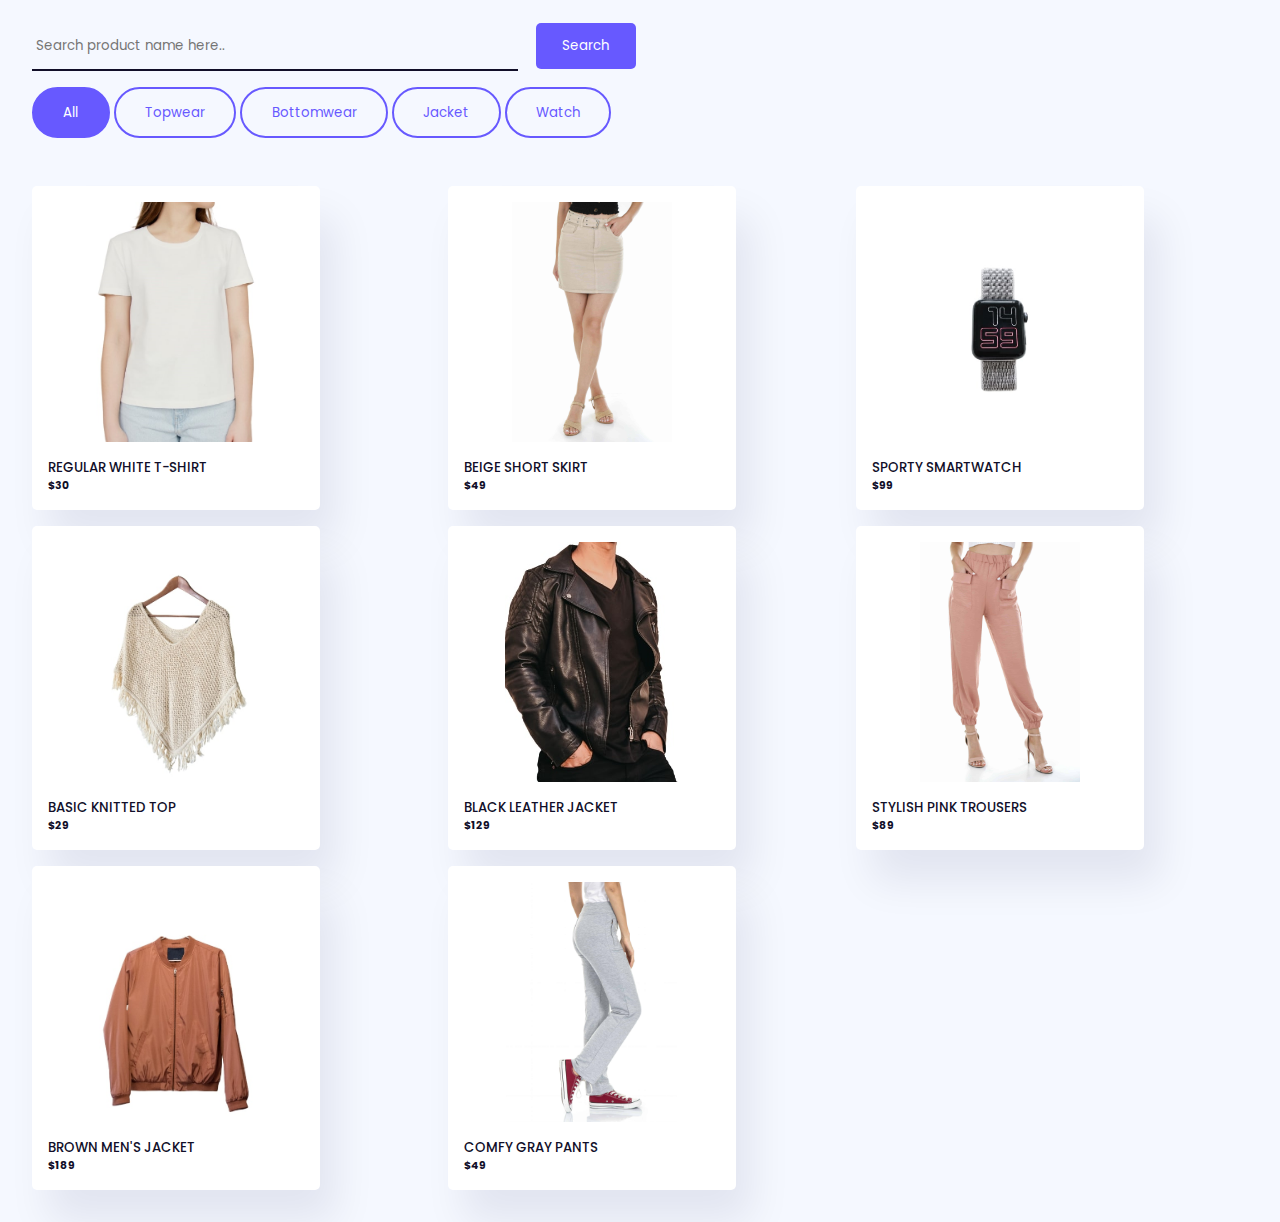
<file: product-filter/index.html>
<html lang="en">
  <head>
    <meta name="viewport" content="width=device-width, initial-scale=1.0" />
    <title>Product Filter And Search</title>
    <!-- Google Font -->
    <link
      href="https://fonts.googleapis.com/css2?family=Poppins:wght@400;500&display=swap"
      rel="stylesheet"
    />
    <!-- Stylesheet -->
    <link rel="stylesheet" href="./assests/css/style.css" />
  </head>
  <body>
    <div class="wrapper">
      <div id="search-container">
        <input
          type="search"
          id="search-input"
          placeholder="Search product name here.."
        />
        <button id="search">Search</button>
      </div>
      <div id="buttons">
        <button class="button-value" onclick="filterProduct('all')">All</button>
        <button class="button-value" onclick="filterProduct('Topwear')">
          Topwear
        </button>
        <button class="button-value" onclick="filterProduct('Bottomwear')">
          Bottomwear
        </button>
        <button class="button-value" onclick="filterProduct('Jacket')">
          Jacket
        </button>
        <button class="button-value" onclick="filterProduct('Watch')">
          Watch
        </button>
      </div>
      <div id="products"></div>
    </div>
    <!-- Script -->
    <script src="./assests/js/main.js"></script>

  </body>
</html>
</file>
<file: product-filter/assests/css/style.css>
* {
  padding: 0;
  margin: 0;
  box-sizing: border-box;
  border: none;
  outline: none;
  font-family: "Poppins", sans-serif;
}
body {
  background-color: #f5f8ff;
}
.wrapper {
  width: 95%;
  margin: 0 auto;
}
#search-container {
  margin: 1em 0;
}
#search-container input {
  background-color: transparent;
  width: 40%;
  border-bottom: 2px solid #110f29;
  padding: 1em 0.3em;
}
#search-container input:focus {
  border-bottom-color: #6759ff;
}
#search-container button {
  padding: 1em 2em;
  margin-left: 1em;
  background-color: #6759ff;
  color: #ffffff;
  border-radius: 5px;
  margin-top: 0.5em;
}
.button-value {
  border: 2px solid #6759ff;
  padding: 1em 2.2em;
  border-radius: 3em;
  background-color: transparent;
  color: #6759ff;
  cursor: pointer;
}
.active {
  background-color: #6759ff;
  color: #ffffff;
}
#products {
  display: grid;
  grid-template-columns: auto auto auto;
  grid-column-gap: 1.5em;
  padding: 2em 0;
}
.card {
  background-color: #ffffff;
  max-width: 18em;
  margin-top: 1em;
  padding: 1em;
  border-radius: 5px;
  box-shadow: 1em 2em 2.5em rgba(1, 2, 68, 0.08);
}
.image-container {
  text-align: center;
}
img {
  max-width: 100%;
  object-fit: contain;
  height: 15em;
}
.container {
  padding-top: 1em;
  color: #110f29;
}
.container h5 {
  font-weight: 500;
}
.hide {
  display: none;
}
@media screen and (max-width: 720px) {
  img {
    max-width: 100%;
    object-fit: contain;
    height: 10em;
  }
  .card {
    max-width: 10em;
    margin-top: 1em;
  }
  #products {
    grid-template-columns: auto auto;
    grid-column-gap: 1em;
  }
}
</file>
